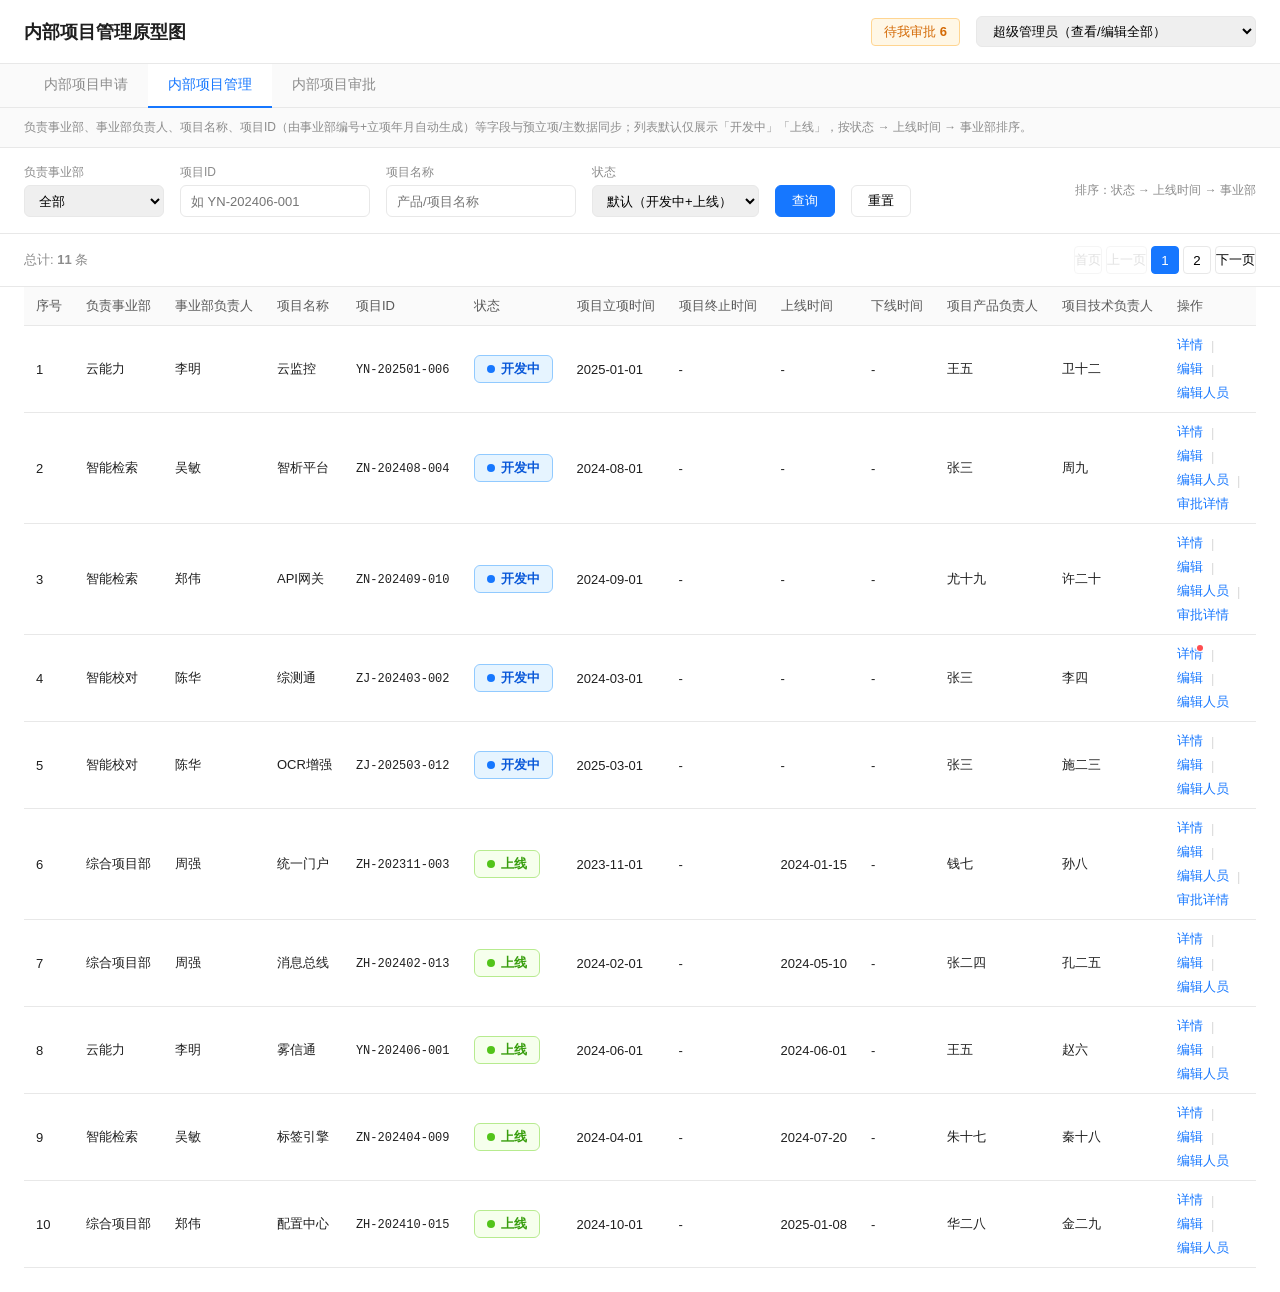
<file: internal-project-management/index.html>
<!DOCTYPE html>
<html lang="zh-CN">
<head>
  <meta charset="UTF-8" />
  <meta name="viewport" content="width=device-width, initial-scale=1.0" />
  <title>内部项目管理原型图</title>
  <link rel="stylesheet" href="css/common.css" />
  <style>
    :root { --primary-hover: #4096ff; }
    .app { max-width: 1600px; margin: 0 auto; background: #fff; min-height: 100vh; box-shadow: 0 0 24px rgba(0,0,0,.06); }
    .header {
      display: flex;
      align-items: center;
      justify-content: space-between;
      padding: 16px 24px;
      border-bottom: 1px solid var(--border);
    }
    .header h1 { font-size: 18px; font-weight: 600; }
    .header-right { display: flex; align-items: center; gap: 16px; }
    .badge-pending {
      background: #fff7e6;
      border: 1px solid #ffd591;
      color: #d46b08;
      padding: 4px 12px;
      border-radius: 4px;
      font-size: 13px;
      cursor: pointer;
    }
    .role-select {
      padding: 6px 12px;
      border: 1px solid var(--border);
      border-radius: 6px;
      min-width: 280px;
      font-size: 13px;
    }
    .sub-tabs {
      display: flex;
      gap: 0;
      padding: 0 24px;
      border-bottom: 1px solid var(--border);
      background: #fafafa;
    }
    .sub-tabs button {
      padding: 12px 20px;
      border: none;
      background: none;
      cursor: pointer;
      font-size: 14px;
      color: var(--text-secondary);
      border-bottom: 2px solid transparent;
      margin-bottom: -1px;
    }
    .sub-tabs button.active {
      color: var(--primary);
      border-bottom-color: var(--primary);
      font-weight: 500;
      background: #fff;
    }
    .hint {
      padding: 10px 24px;
      font-size: 12px;
      color: var(--text-secondary);
      background: #fafafa;
      border-bottom: 1px solid var(--border);
      line-height: 1.6;
    }
    .filters {
      display: flex;
      flex-wrap: wrap;
      align-items: flex-end;
      gap: 12px 16px;
      padding: 16px 24px;
      border-bottom: 1px solid var(--border);
    }
    .field { display: flex; flex-direction: column; gap: 4px; }
    .field label { font-size: 12px; color: var(--text-secondary); }
    .field input, .field select {
      height: 32px;
      padding: 0 10px;
      border: 1px solid var(--border);
      border-radius: 6px;
      min-width: 140px;
      font-size: 13px;
    }
    .field input { min-width: 160px; }
    .btn {
      height: 32px;
      padding: 0 16px;
      border-radius: 6px;
      font-size: 13px;
      cursor: pointer;
      border: 1px solid var(--border);
      background: #fff;
    }
    .btn-primary { background: var(--primary); color: #fff; border-color: var(--primary); }
    .btn-primary:hover { background: var(--primary-hover); }
    .sort-hint {
      margin-left: auto;
      font-size: 12px;
      color: var(--text-secondary);
      align-self: center;
    }
    .toolbar {
      display: flex;
      align-items: center;
      justify-content: space-between;
      padding: 12px 24px;
      border-bottom: 1px solid var(--border);
    }
    .toolbar .total { color: var(--text-secondary); font-size: 13px; }
    .pagination { display: flex; gap: 4px; align-items: center; font-size: 13px; }
    .pagination button {
      min-width: 28px;
      height: 28px;
      border: 1px solid var(--border);
      background: #fff;
      border-radius: 4px;
      cursor: pointer;
    }
    .pagination button.active { background: var(--primary); color: #fff; border-color: var(--primary); }
    .pagination button:disabled { opacity: .4; cursor: not-allowed; }
    .table-wrap { overflow-x: auto; padding: 0 24px 24px; }
    table { width: 100%; border-collapse: collapse; font-size: 13px; }
    th, td {
      padding: 10px 12px;
      text-align: left;
      border-bottom: 1px solid var(--border);
      white-space: nowrap;
    }
    th { background: #fafafa; font-weight: 500; color: #595959; }
    tr:hover td { background: #fafafa; }
    .actions { display: flex; flex-wrap: wrap; align-items: center; gap: 6px 8px; }
    .actions a, .actions button.link {
      background: none;
      border: none;
      color: var(--primary);
      cursor: pointer;
      font-size: 13px;
      padding: 0;
      text-decoration: none;
    }
    .actions a:hover, .actions button.link:hover { text-decoration: underline; }
    .action-sep { color: #d9d9d9; user-select: none; pointer-events: none; }
    .detail-entry.has-dot { position: relative; display: inline-block; padding-right: 8px; }
    .detail-entry.has-dot::after {
      content: "";
      position: absolute;
      top: 0;
      right: 0;
      width: 6px;
      height: 6px;
      background: #ff4d4f;
      border-radius: 50%;
      box-shadow: 0 0 0 1px #fff;
    }
    .actions a.disabled, .actions button.link.disabled {
      color: #bfbfbf;
      cursor: not-allowed;
      text-decoration: none;
    }
    .tab-panel { display: none; }
    .tab-panel.active { display: block; }
    .empty-state {
      padding: 48px;
      text-align: center;
      color: var(--text-secondary);
    }
    .apply-placeholder {
      padding: 40px 24px;
      text-align: center;
      color: var(--text-secondary);
    }
    .apply-placeholder p { margin-top: 8px; font-size: 13px; }
  </style>
</head>
<body>
  <div class="app">
    <header class="header">
      <h1>内部项目管理原型图</h1>
      <div class="header-right">
        <span class="badge-pending" id="pendingBadge" title="切换到内部项目审批">待我审批 <strong id="pendingCount">0</strong></span>
        <select class="role-select" id="roleSelect" aria-label="原型角色"></select>
      </div>
    </header>

    <nav class="sub-tabs" id="subTabs">
      <button type="button" data-tab="apply">内部项目申请</button>
      <button type="button" data-tab="manage" class="active">内部项目管理</button>
      <button type="button" data-tab="approve">内部项目审批</button>
    </nav>

    <div id="panelApply" class="tab-panel">
      <p class="hint">内部项目立项申请列表；审批通过后将进入「内部项目管理」。项目ID 在审批通过后按<strong>事业部编号 + 立项年月</strong>生成。当前角色：<span id="applyRoleHint"></span></p>

      <form class="filters" id="applyFilterForm" onsubmit="return false;">
        <div class="field">
          <label for="afApplyBu">负责事业部</label>
          <select id="afApplyBu"><option value="">全部</option></select>
        </div>
        <div class="field">
          <label for="afApplyName">项目名称</label>
          <input id="afApplyName" type="text" placeholder="产品/项目名称" />
        </div>
        <div class="field">
          <label for="afApplyStatus">申请状态</label>
          <select id="afApplyStatus">
            <option value="default" selected>默认（进行中）</option>
            <option value="draft">待提交</option>
            <option value="reviewing">审核中</option>
            <option value="pending">待我审批</option>
            <option value="done">已通过</option>
            <option value="rejected">已驳回</option>
            <option value="all">全部</option>
          </select>
        </div>
        <button type="button" class="btn btn-primary" id="btnApplySearch">查询</button>
        <button type="button" class="btn" id="btnApplyReset">重置</button>
      </form>

      <div class="toolbar">
        <span class="total">总计: <strong id="applyTotalCount">0</strong> 条</span>
        <div style="display:flex;align-items:center;gap:12px;flex-wrap:wrap">
          <button type="button" class="btn btn-primary" id="btnNewApply">新建申请</button>
          <div class="pagination" id="applyPagination"></div>
        </div>
      </div>

      <div class="table-wrap">
        <table>
          <thead>
            <tr>
              <th>序号</th>
              <th>负责事业部</th>
              <th>事业部负责人</th>
              <th>项目名称</th>
              <th>立项年月</th>
              <th>项目产品负责人</th>
              <th>项目技术负责人</th>
              <th>申请状态</th>
              <th>操作</th>
            </tr>
          </thead>
          <tbody id="applyTableBody"></tbody>
        </table>
      </div>
    </div>

    <div id="panelManage" class="tab-panel active">
      <p class="hint">负责事业部、事业部负责人、项目名称、项目ID（由事业部编号+立项年月自动生成）等字段与预立项/主数据同步；列表默认仅展示「开发中」「上线」，按状态 → 上线时间 → 事业部排序。</p>

      <form class="filters" id="filterForm" onsubmit="return false;">
        <div class="field">
          <label for="fBu">负责事业部</label>
          <select id="fBu"><option value="">全部</option></select>
        </div>
        <div class="field">
          <label for="fProjectId">项目ID</label>
          <input id="fProjectId" type="text" placeholder="如 YN-202406-001" />
        </div>
        <div class="field">
          <label for="fName">项目名称</label>
          <input id="fName" type="text" placeholder="产品/项目名称" />
        </div>
        <div class="field">
          <label for="fStatus">状态</label>
          <select id="fStatus">
            <option value="all">全部</option>
            <option value="default" selected>默认（开发中+上线）</option>
            <option value="开发中">开发中</option>
            <option value="上线">上线</option>
            <option value="下线">下线</option>
          </select>
        </div>
        <button type="button" class="btn btn-primary" id="btnSearch">查询</button>
        <button type="button" class="btn" id="btnReset">重置</button>
        <span class="sort-hint">排序：状态 → 上线时间 → 事业部</span>
      </form>

      <div class="toolbar">
        <span class="total">总计: <strong id="totalCount">0</strong> 条</span>
        <div class="pagination" id="pagination"></div>
      </div>

      <div class="table-wrap">
        <table>
          <thead>
            <tr>
              <th>序号</th>
              <th>负责事业部</th>
              <th>事业部负责人</th>
              <th>项目名称</th>
              <th>项目ID</th>
              <th>状态</th>
              <th>项目立项时间</th>
              <th>项目终止时间</th>
              <th>上线时间</th>
              <th>下线时间</th>
              <th>项目产品负责人</th>
              <th>项目技术负责人</th>
              <th>操作</th>
            </tr>
          </thead>
          <tbody id="tableBody"></tbody>
        </table>
      </div>
    </div>

    <div id="panelApprove" class="tab-panel">
      <p class="hint">默认仅展示<strong>流转到当前角色、待我处理</strong>的审批（不含待填写草稿）；点击「审批详情」查看流程。超级管理层/管理层可筛选已通过、已驳回等历史记录。</p>
      <form class="filters" id="approveFilterForm" onsubmit="return false;">
        <div class="field">
          <label for="afWfStatus">审批状态</label>
          <select id="afWfStatus">
            <option value="default" selected>默认（待我审批）</option>
            <option value="pending">待我审批</option>
            <option value="done">已通过</option>
            <option value="rejected">已驳回</option>
            <option value="all">全部记录</option>
          </select>
        </div>
        <div class="field">
          <label for="afType">申请类型</label>
          <select id="afType">
            <option value="">全部</option>
            <option value="establish">立项申请</option>
            <option value="status">状态变更</option>
            <option value="ownerChange">负责人变更</option>
            <option value="buChange">事业部变更</option>
            <option value="delete">删除申请</option>
          </select>
        </div>
        <div class="field">
          <label for="afName">项目名称 / ID</label>
          <input id="afName" type="text" placeholder="关键词检索" />
        </div>
        <button type="button" class="btn btn-primary" id="btnApproveSearch">查询</button>
        <button type="button" class="btn" id="btnApproveReset">重置</button>
        <span class="sort-hint" id="approveTotalHint"></span>
      </form>
      <div class="table-wrap" style="padding-top:0">
        <table>
          <thead>
            <tr>
              <th>序号</th>
              <th>项目名称</th>
              <th>项目ID</th>
              <th>申请类型</th>
              <th>状态</th>
              <th>操作</th>
            </tr>
          </thead>
          <tbody id="approveBody"></tbody>
        </table>
      </div>
    </div>
  </div>

  <div class="toast" id="toast"></div>

  <div class="modal-overlay" id="modal">
    <div class="modal">
      <div class="modal-header">
        <span id="modalTitle">标题</span>
        <button type="button" class="modal-close" id="modalClose" aria-label="关闭">&times;</button>
      </div>
      <div class="modal-body" id="modalBody"></div>
      <div class="modal-footer" id="modalFooter"></div>
    </div>
  </div>

  <div class="modal-overlay confirm-modal" id="confirmModal">
    <div class="modal">
      <div class="modal-header"><span id="confirmTitle">请确认</span></div>
      <div class="modal-body"><div id="confirmMessage"></div></div>
      <div class="modal-footer" style="padding:12px 20px;border-top:1px solid #e8e8e8;display:flex;justify-content:flex-end;gap:8px">
        <button type="button" class="btn" id="confirmCancel">取消</button>
        <button type="button" class="btn btn-primary" id="confirmOk">确认</button>
      </div>
    </div>
  </div>

  <script src="js/store.js?v=4"></script>
  <script src="js/approval.js?v=4"></script>
  <script src="js/project-edit.js?v=4"></script>
  <script src="js/list.js?v=4"></script>
</body>
</html>
</file>
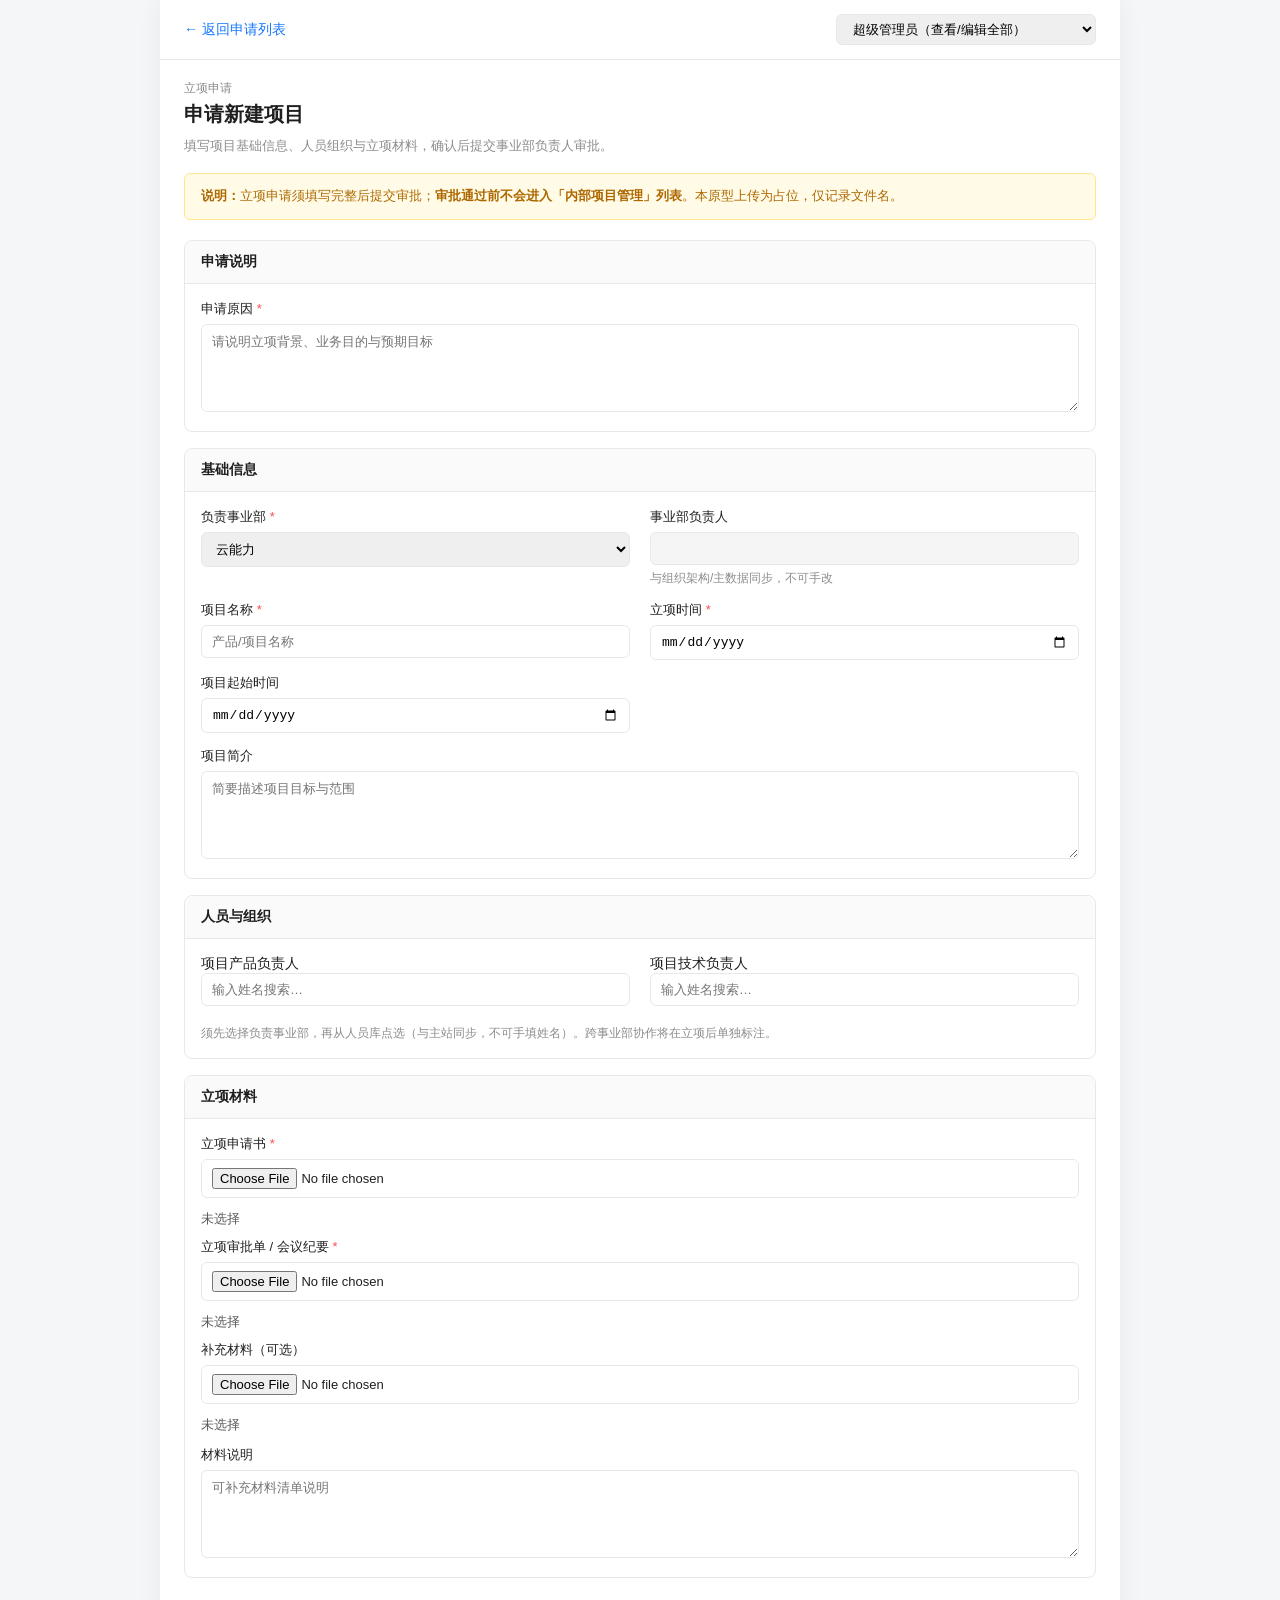
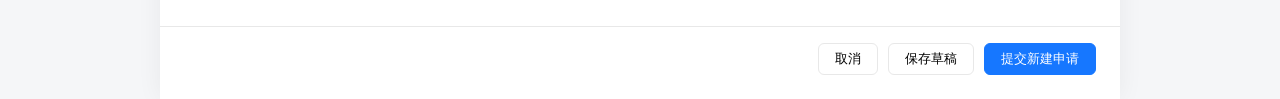
<file: internal-project-management/apply-form.html>
<!DOCTYPE html>
<html lang="zh-CN">
<head>
  <meta charset="UTF-8" />
  <meta name="viewport" content="width=device-width, initial-scale=1.0" />
  <title>申请新建项目 — 内部项目管理原型图</title>
  <link rel="stylesheet" href="css/common.css" />
  <link rel="stylesheet" href="css/apply-form.css" />
</head>
<body>
  <div class="apply-form-app" id="applyFormRoot">
    <header class="apply-form-topbar">
      <a href="index.html#apply" id="btnBackApply">← 返回申请列表</a>
      <select class="role-select" id="roleSelect" aria-label="原型角色" style="padding:6px 12px;border:1px solid var(--border);border-radius:6px;min-width:260px;font-size:13px"></select>
    </header>
    <div class="apply-form-head">
      <div class="eyebrow">立项申请</div>
      <h2 id="pageTitle">申请新建项目</h2>
      <p class="lead" id="pageLead">填写项目基础信息、人员组织与立项材料，确认后提交事业部负责人审批。</p>
    </div>
    <main class="apply-form-body" id="applyFormMain"></main>
    <footer class="apply-form-footer" id="applyFormFooter"></footer>
  </div>
  <div class="toast" id="toast"></div>
  <div class="modal-overlay confirm-modal" id="confirmModal">
    <div class="modal">
      <div class="modal-header"><span id="confirmTitle">请确认</span></div>
      <div class="modal-body"><div id="confirmMessage"></div></div>
      <div class="modal-footer" style="padding:12px 20px;border-top:1px solid #e8e8e8;display:flex;justify-content:flex-end;gap:8px">
        <button type="button" class="btn" id="confirmCancel">取消</button>
        <button type="button" class="btn btn-primary" id="confirmOk">确认</button>
      </div>
    </div>
  </div>
  <script src="js/store.js?v=4"></script>
  <script src="js/approval.js?v=4"></script>
  <script src="js/project-edit.js?v=4"></script>
  <script src="js/apply-form.js?v=4"></script>
</body>
</html>
</file>
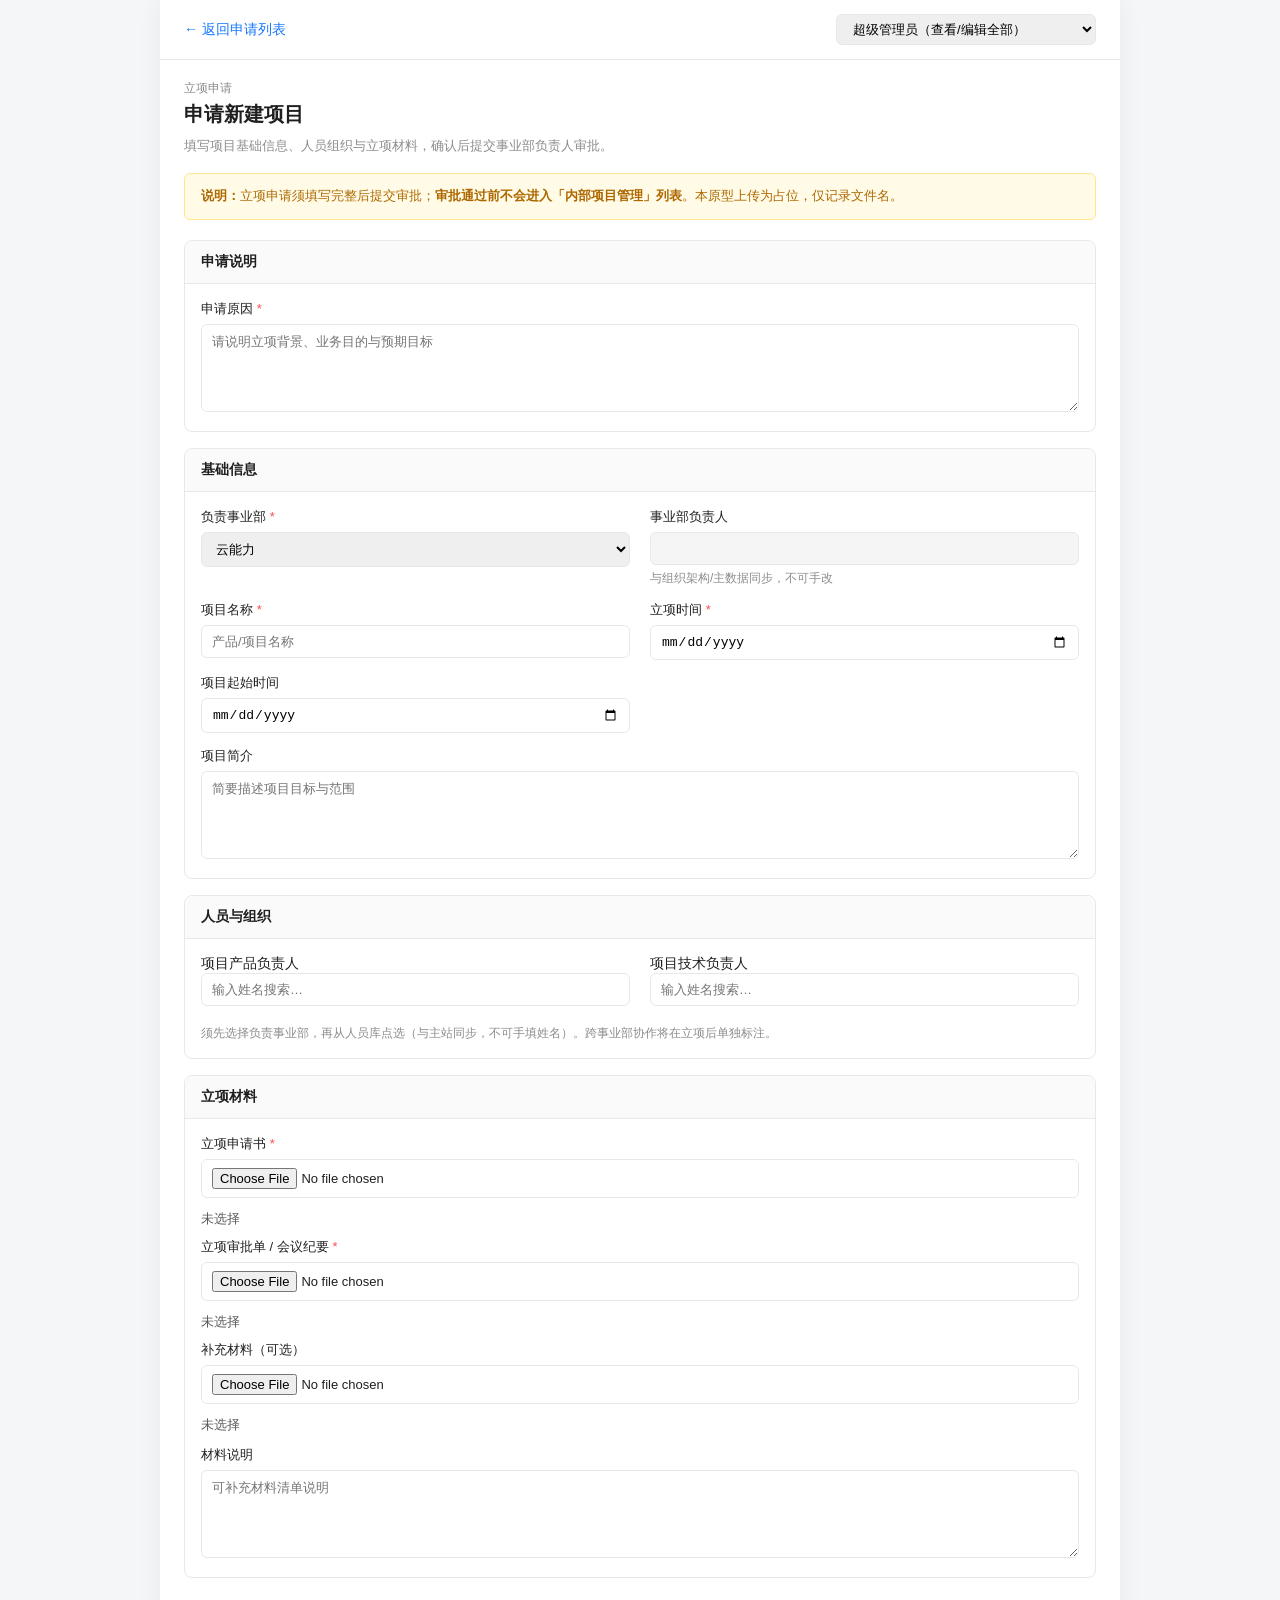
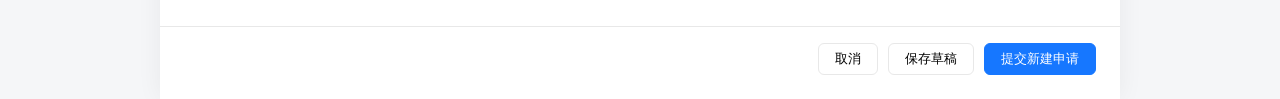
<file: internal-project-management/apply-view.html>
<!DOCTYPE html>
<html lang="zh-CN">
<head>
  <meta charset="UTF-8" />
  <meta name="viewport" content="width=device-width, initial-scale=1.0" />
  <title>查看立项申请 — 内部项目管理原型图</title>
  <link rel="stylesheet" href="css/common.css" />
  <link rel="stylesheet" href="css/apply-form.css" />
</head>
<body class="apply-view">
  <div class="apply-form-app" id="applyFormRoot">
    <header class="apply-form-topbar">
      <a href="index.html#apply" id="btnBackApply">← 返回申请列表</a>
      <span id="viewStatusBadge"></span>
    </header>
    <div class="apply-form-head">
      <div class="eyebrow">立项申请</div>
      <h2 id="pageTitle">查看立项申请</h2>
      <p class="lead" id="pageLead">审批通过前仅展示本申请表单；通过后将进入内部项目管理并开放详情 Tab。</p>
    </div>
    <main class="apply-form-body" id="applyFormMain"></main>
    <footer class="apply-form-footer" id="applyFormFooter"></footer>
  </div>
  <div class="toast" id="toast"></div>
  <script src="js/store.js?v=4"></script>
  <script src="js/approval.js?v=4"></script>
  <script src="js/apply-form.js?v=4"></script>
</body>
</html>
</file>
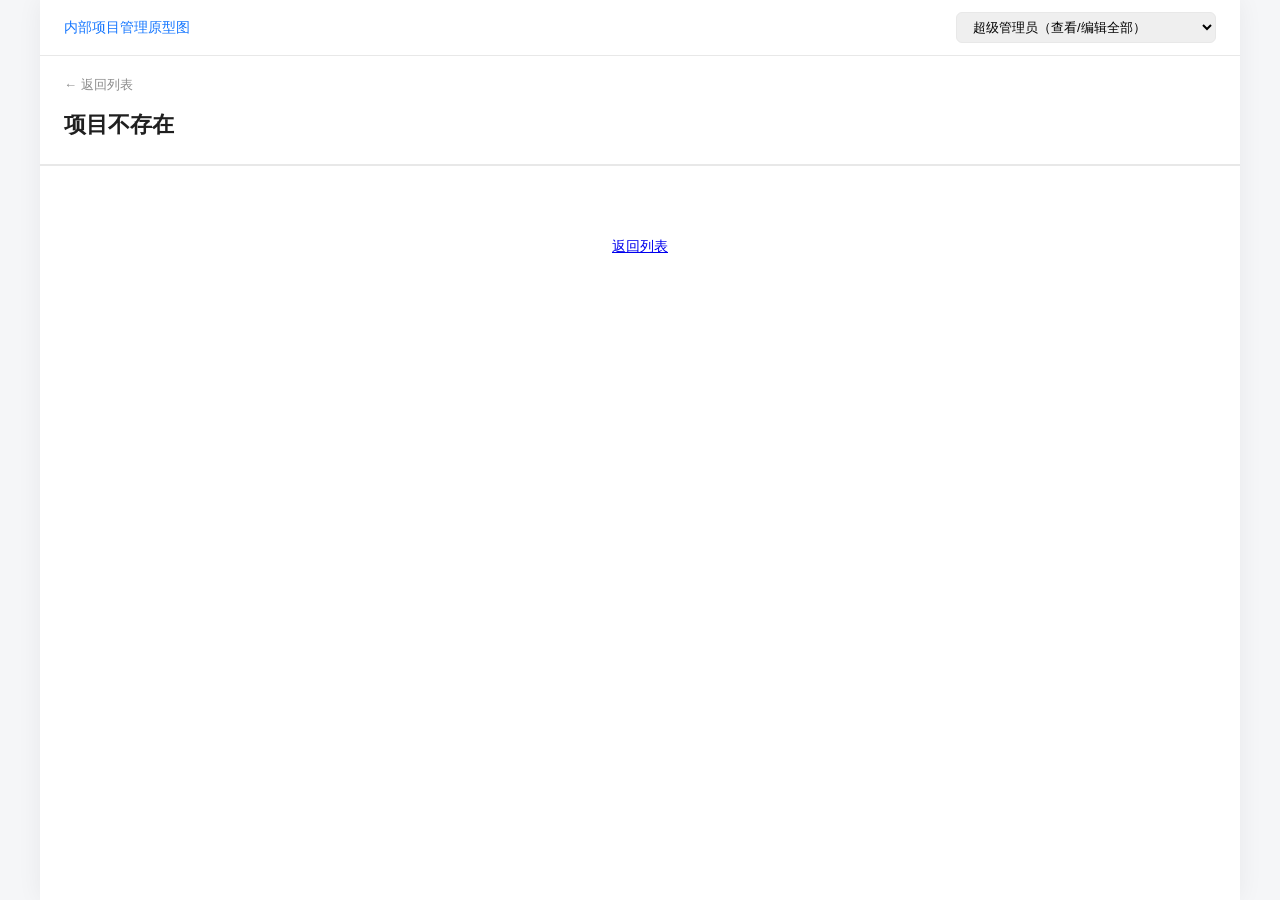
<file: internal-project-management/detail.html>
<!DOCTYPE html>
<html lang="zh-CN">
<head>
  <meta charset="UTF-8" />
  <meta name="viewport" content="width=device-width, initial-scale=1.0" />
  <title>项目详情 — 内部项目管理原型图</title>
  <link rel="stylesheet" href="css/common.css" />
  <link rel="stylesheet" href="css/detail.css" />
</head>
<body>
  <div class="detail-app" id="detailRoot">
    <div class="app-inner">
      <!-- [公共] 顶栏 -->
      <header class="detail-topbar">
        <div class="brand">
          <a href="index.html">内部项目管理原型图</a>
        </div>
        <select class="role-select" id="roleSelect" aria-label="原型角色" style="padding:6px 12px;border:1px solid var(--border);border-radius:6px;min-width:260px;font-size:13px"></select>
      </header>

      <!-- [公共] 返回 + 页头 -->
      <div class="detail-pagehead">
        <div class="back-row">
          <button type="button" class="btn-back" id="btnBack">← 返回列表</button>
        </div>
        <div class="pagehead-main">
          <div>
            <h2 id="pageheadTitle">加载中…</h2>
            <div class="pagehead-meta" id="pageheadMeta"></div>
          </div>
          <div class="pagehead-actions" id="pageheadActions"></div>
        </div>
      </div>

      <!-- [公共] Tab（申请模式隐藏） -->
      <nav class="detail-tabs" id="detailTabsWrap">
        <div id="detailTabs"></div>
      </nav>

      <!-- Tab 内容 / 申请表单 -->
      <main class="detail-content" id="detailContent"></main>
    </div>
  </div>

  <!-- [公共] 弹窗 -->
  <div class="modal-overlay" id="modal">
    <div class="modal">
      <div class="modal-header">
        <span id="modalTitle">标题</span>
        <button type="button" class="modal-close" id="modalClose" aria-label="关闭">&times;</button>
      </div>
      <div class="modal-body" id="modalBody"></div>
      <div class="modal-footer" id="modalFooter"></div>
    </div>
  </div>
  <div class="toast" id="toast"></div>

  <div class="modal-overlay confirm-modal" id="confirmModal">
    <div class="modal">
      <div class="modal-header"><span id="confirmTitle">请确认</span></div>
      <div class="modal-body"><div id="confirmMessage"></div></div>
      <div class="modal-footer" style="padding:12px 20px;border-top:1px solid var(--border);display:flex;justify-content:flex-end;gap:8px">
        <button type="button" class="btn" id="confirmCancel">取消</button>
        <button type="button" class="btn btn-primary" id="confirmOk">确认</button>
      </div>
    </div>
  </div>

  <div class="modal-overlay flow-modal" id="flowModal">
    <div class="modal">
      <div class="modal-header">
        <span id="flowModalTitle">审批流程</span>
        <button type="button" class="modal-close" id="flowFlowClose" aria-label="关闭">&times;</button>
      </div>
      <div class="modal-body" id="flowModalBody"></div>
      <div class="modal-footer" style="padding:12px 20px;border-top:1px solid var(--border);display:flex;justify-content:flex-end">
        <button type="button" class="btn" id="flowModalOk">关闭</button>
      </div>
    </div>
  </div>

  <script src="js/store.js?v=4"></script>
  <script src="js/approval.js?v=4"></script>
  <script src="js/project-edit.js?v=4"></script>
  <script src="js/detail.js?v=4"></script>
</body>
</html>
</file>
<file: internal-project-management/css/common.css>
:root {
  --primary: #1677ff;
  --primary-hover: #4096ff;
  --border: #e8e8e8;
  --bg: #f5f6f8;
  --text: #1f1f1f;
  --text-secondary: #8c8c8c;
  --status-online: #52c41a;
  --status-dev: #1677ff;
  --status-offline: #8c8c8c;
}
* { box-sizing: border-box; margin: 0; padding: 0; }
body {
  font-family: -apple-system, BlinkMacSystemFont, "Segoe UI", "PingFang SC", "Microsoft YaHei", sans-serif;
  font-size: 14px;
  color: var(--text);
  background: var(--bg);
  min-height: 100vh;
}
.btn {
  height: 32px;
  padding: 0 16px;
  border-radius: 6px;
  font-size: 13px;
  cursor: pointer;
  border: 1px solid var(--border);
  background: #fff;
  display: inline-flex;
  align-items: center;
  justify-content: center;
}
.btn-primary { background: var(--primary); color: #fff; border-color: var(--primary); }
.btn-primary:hover { background: var(--primary-hover); }
.btn:disabled { opacity: .45; cursor: not-allowed; }
.btn-danger { color: #ff4d4f; border-color: #ffccc7; }
.btn-danger:hover { background: #fff2f0; }
.status-badge {
  display: inline-flex;
  align-items: center;
  gap: 6px;
  padding: 4px 12px;
  border-radius: 6px;
  font-weight: 600;
  font-size: 13px;
}
.status-badge::before { content: ""; width: 8px; height: 8px; border-radius: 50%; }
.status-online { background: #f6ffed; color: #389e0d; border: 1px solid #b7eb8f; }
.status-online::before { background: var(--status-online); }
.status-dev { background: #e6f4ff; color: #0958d9; border: 1px solid #91caff; }
.status-dev::before { background: var(--status-dev); }
.status-offline { background: #f5f5f5; color: #595959; border: 1px solid #d9d9d9; }
.status-offline::before { background: var(--status-offline); }
.action-tag { font-size: 11px; padding: 1px 6px; border-radius: 3px; white-space: nowrap; }
.tag-warn { background: #fff7e6; color: #d46b08; border: 1px solid #ffd591; }
.tag-danger { background: #fff2f0; color: #cf1322; border: 1px solid #ffccc7; }
.modal-overlay {
  display: none;
  position: fixed;
  inset: 0;
  background: rgba(0,0,0,.45);
  z-index: 1000;
  align-items: center;
  justify-content: center;
  padding: 24px;
  pointer-events: none;
}
.modal-overlay.show { display: flex; pointer-events: auto; }
#modal.modal-overlay.show { z-index: 1100; }
.confirm-modal.show { z-index: 1200; }
.modal {
  background: #fff;
  border-radius: 8px;
  width: 480px;
  max-width: 100%;
  max-height: 85vh;
  overflow: hidden;
  display: flex;
  flex-direction: column;
  box-shadow: 0 6px 24px rgba(0,0,0,.15);
}
.modal-header {
  padding: 16px 20px;
  border-bottom: 1px solid var(--border);
  font-weight: 600;
  display: flex;
  justify-content: space-between;
  align-items: center;
  flex-shrink: 0;
}
.modal-close { background: none; border: none; font-size: 20px; cursor: pointer; color: #8c8c8c; }
.modal-body { padding: 20px; overflow-y: auto; flex: 1; }
.modal-footer {
  padding: 12px 20px;
  border-top: 1px solid var(--border);
  display: flex;
  justify-content: flex-end;
  gap: 8px;
  flex-shrink: 0;
}
.modal-footer.hidden { display: none; }
.modal-overlay.wide .modal { width: 560px; }
.modal-overlay.large .modal { width: 640px; }
.modal-body .form-field { margin-bottom: 14px; }
.modal-body .form-field label { display: block; font-size: 13px; margin-bottom: 6px; font-weight: 500; }
.modal-body .form-field input,
.modal-body .form-field textarea,
.modal-body .form-field select {
  width: 100%;
  padding: 8px 10px;
  border: 1px solid var(--border);
  border-radius: 6px;
  font-size: 13px;
}
.modal-body .form-field textarea { min-height: 80px; resize: vertical; }
.field-hint { display: block; font-size: 12px; color: #8c8c8c; margin-bottom: 6px; }
.form-section-title { font-size: 14px; font-weight: 600; margin: 0 0 12px; color: #262626; }

/* 人员搜索选择器 */
.people-picker { position: relative; }
.people-picker-input {
  width: 100%;
  padding: 8px 10px;
  border: 1px solid var(--border);
  border-radius: 6px;
  font-size: 13px;
}
.people-picker-list {
  display: none;
  position: absolute;
  left: 0;
  right: 0;
  top: 100%;
  margin: 4px 0 0;
  padding: 4px 0;
  max-height: 200px;
  overflow-y: auto;
  background: #fff;
  border: 1px solid var(--border);
  border-radius: 6px;
  box-shadow: 0 4px 12px rgba(0,0,0,.1);
  list-style: none;
  z-index: 10;
}
.people-picker-list.open { display: block; }
.people-picker-list li {
  padding: 8px 12px;
  font-size: 13px;
  cursor: pointer;
}
.people-picker-list li:hover,
.people-picker-list li:focus { background: #e6f4ff; color: #0958d9; }
.people-picker-list .people-picker-empty { color: #8c8c8c; cursor: default; }
.people-picker-list .people-picker-empty:hover { background: transparent; color: #8c8c8c; }
.people-picker-add { margin-top: 10px; }

.member-chip-list {
  display: flex;
  flex-wrap: wrap;
  gap: 8px;
  min-height: 32px;
  margin-bottom: 4px;
}
.member-chips-empty { font-size: 12px; color: #8c8c8c; }
.member-chip {
  display: inline-flex;
  align-items: center;
  gap: 4px;
  padding: 4px 8px 4px 10px;
  background: #f0f5ff;
  border: 1px solid #adc6ff;
  border-radius: 4px;
  font-size: 13px;
}
.member-chip-remove {
  border: none;
  background: none;
  color: #8c8c8c;
  cursor: pointer;
  font-size: 16px;
  line-height: 1;
  padding: 0 2px;
}
.member-chip-remove:hover { color: #ff4d4f; }
.member-chip-bu {
  font-size: 11px;
  color: #8c8c8c;
  margin-left: 2px;
}
.people-picker-bu {
  float: right;
  font-size: 12px;
  color: #8c8c8c;
  margin-left: 8px;
}
.cross-members-readonly { margin-top: 16px; padding-top: 12px; border-top: 1px dashed var(--border); }
.cross-members-readonly .member-tags { display: flex; flex-wrap: wrap; gap: 6px; margin-top: 8px; }
.edit-form-grid {
  display: grid;
  grid-template-columns: 1fr 1fr;
  gap: 12px 16px;
}
.edit-form-grid .form-field.full { grid-column: 1 / -1; }
.bu-change-reason.hidden,
.change-approval-reason.hidden { display: none; }
@media (max-width: 560px) {
  .edit-form-grid { grid-template-columns: 1fr; }
}

.cross-members-readonly .member-tag {
  font-size: 12px;
  padding: 2px 8px;
  border-radius: 4px;
  background: #fff7e6;
  border: 1px solid #ffd591;
  color: #d46b08;
}
.toast {
  position: fixed;
  bottom: 24px;
  left: 50%;
  transform: translateX(-50%);
  background: rgba(0,0,0,.78);
  color: #fff;
  padding: 10px 20px;
  border-radius: 6px;
  font-size: 13px;
  z-index: 2000;
  opacity: 0;
  transition: opacity .2s;
  pointer-events: none;
}
.toast.show { opacity: 1; }

/* 审批流程状态 */
.wf-status {
  display: inline-block;
  padding: 2px 10px;
  border-radius: 4px;
  font-size: 12px;
  font-weight: 500;
  cursor: inherit;
}
button.link.wf-status-btn { border: none; background: none; padding: 0; cursor: pointer; }
button.link.wf-status-btn:hover .wf-status { opacity: 0.85; text-decoration: underline; }
.wf-draft { background: #fff7e6; color: #d46b08; border: 1px solid #ffd591; }
.wf-pending { background: #fff2f0; color: #cf1322; border: 1px solid #ffccc7; }
.wf-reviewing { background: #e6f4ff; color: #0958d9; border: 1px solid #91caff; }
.wf-done { background: #f6ffed; color: #389e0d; border: 1px solid #b7eb8f; }
.wf-rejected { background: #f5f5f5; color: #595959; border: 1px solid #d9d9d9; }
.wf-hint { font-size: 12px; color: #8c8c8c; margin-top: 4px; max-width: 280px; }

.wf-chart-title { font-weight: 600; margin-bottom: 8px; }
.wf-chart-meta { font-size: 12px; color: #8c8c8c; display: flex; gap: 16px; margin-bottom: 20px; }
.wf-steps {
  display: flex;
  flex-direction: row;
  align-items: flex-start;
  gap: 0;
  padding: 8px 0 4px;
  overflow-x: auto;
}
.wf-step {
  flex: 1;
  min-width: 140px;
  display: flex;
  flex-direction: column;
  align-items: center;
  text-align: center;
  padding: 0 20px;
  position: relative;
}
.wf-step:not(:last-child)::after {
  content: "";
  position: absolute;
  top: 14px;
  left: calc(50% + 18px);
  width: calc(100% - 36px);
  height: 2px;
  background: #e8e8e8;
  z-index: 0;
}
.wf-step.done:not(:last-child)::after { background: #91caff; }
.wf-step-icon {
  width: 28px;
  height: 28px;
  border-radius: 50%;
  border: 2px solid #d9d9d9;
  display: flex;
  align-items: center;
  justify-content: center;
  font-size: 12px;
  background: #fff;
  flex-shrink: 0;
  z-index: 1;
  margin-bottom: 10px;
}
.wf-step.done .wf-step-icon { background: #1677ff; border-color: #1677ff; color: #fff; }
.wf-step.active .wf-step-icon { border-color: #1677ff; color: #1677ff; box-shadow: 0 0 0 3px #e6f4ff; }
.wf-step.rejected .wf-step-icon { border-color: #ff4d4f; color: #ff4d4f; }
.wf-step-body { width: 100%; }
.wf-step-label { font-weight: 500; font-size: 13px; }
.wf-step-assignee { font-size: 12px; color: #8c8c8c; margin-top: 2px; }
.wf-step-status { font-size: 12px; margin-top: 6px; }
.wf-step-tag { font-size: 11px; padding: 1px 6px; border-radius: 3px; margin-left: 6px; }
.wf-step-tag.pending { background: #fff2f0; color: #cf1322; }
.wf-step-tag.reviewing { background: #e6f4ff; color: #0958d9; }
.wf-step-time { font-size: 11px; color: #bfbfbf; margin-top: 2px; }
.wf-files { margin-top: 20px; padding-top: 16px; border-top: 1px solid #e8e8e8; }
.wf-files-title { font-size: 13px; font-weight: 500; margin-bottom: 10px; }
.wf-file-item {
  display: flex;
  align-items: center;
  gap: 10px;
  padding: 8px 12px;
  background: #fafafa;
  border-radius: 6px;
  margin-bottom: 6px;
  font-size: 13px;
}
.wf-file-size { color: #8c8c8c; font-size: 12px; flex: 1; }

.confirm-modal .modal { width: 420px; }
.confirm-modal .modal-body p { font-size: 14px; line-height: 1.6; }
.flow-modal .modal { width: 560px; }

/* 审批列表内嵌进度 */
#panelApprove table th.col-progress,
#panelApprove table td.col-progress {
  min-width: 320px;
  max-width: 480px;
  white-space: normal;
}
.wf-inline {
  display: flex;
  flex-wrap: wrap;
  align-items: center;
  gap: 2px 0;
  font-size: 12px;
  line-height: 1.4;
}
.wf-inline-arrow {
  display: inline-block;
  width: 14px;
  height: 1px;
  background: #d9d9d9;
  margin: 0 4px;
  position: relative;
  flex-shrink: 0;
}
.wf-inline-arrow::after {
  content: "";
  position: absolute;
  right: 0;
  top: -3px;
  border: 4px solid transparent;
  border-left-color: #d9d9d9;
}
.wf-inline-step {
  display: inline-flex;
  flex-direction: column;
  align-items: center;
  padding: 4px 8px;
  border-radius: 6px;
  border: 1px solid #e8e8e8;
  background: #fafafa;
  min-width: 72px;
  position: relative;
}
.wf-inline-step .wf-inline-label { font-weight: 500; color: #595959; font-size: 11px; }
.wf-inline-step .wf-inline-sub { font-size: 10px; color: #8c8c8c; margin-top: 2px; max-width: 88px; overflow: hidden; text-overflow: ellipsis; white-space: nowrap; }
.wf-inline-step.done { background: #f6ffed; border-color: #b7eb8f; }
.wf-inline-step.done .wf-inline-label { color: #389e0d; }
.wf-inline-step.done::before { content: "✓"; position: absolute; top: -6px; right: -4px; font-size: 10px; color: #52c41a; background: #fff; border-radius: 50%; width: 14px; height: 14px; line-height: 14px; text-align: center; }
.wf-inline-step.active { background: #e6f4ff; border-color: #91caff; box-shadow: 0 0 0 2px rgba(22,119,255,.12); }
.wf-inline-step.active .wf-inline-label { color: #0958d9; }
.wf-inline-step.wait { opacity: 0.75; }
.wf-inline-step.rejected { background: #fff2f0; border-color: #ffccc7; }
.wf-inline-step.rejected .wf-inline-label { color: #cf1322; }
.wf-inline-tag {
  font-style: normal;
  font-size: 10px;
  padding: 0 4px;
  border-radius: 2px;
  margin-top: 3px;
  background: #fff7e6;
  color: #d46b08;
}
.wf-inline-step.active .wf-inline-tag { background: #fff2f0; color: #cf1322; }
.wf-inline-files {
  flex: 1 1 100%;
  margin-top: 6px;
}
.btn-view-file-inline {
  font-size: 12px;
  padding: 0;
}
</file>
<file: internal-project-management/css/apply-form.css>
.apply-form-app {
  max-width: 960px;
  margin: 0 auto;
  background: #fff;
  min-height: 100vh;
  box-shadow: 0 0 24px rgba(0, 0, 0, 0.06);
}
.apply-form-topbar {
  display: flex;
  align-items: center;
  justify-content: space-between;
  padding: 14px 24px;
  border-bottom: 1px solid var(--border);
}
.apply-form-topbar a { color: var(--primary); font-size: 14px; text-decoration: none; }
.apply-form-topbar a:hover { text-decoration: underline; }
.apply-form-head {
  padding: 20px 24px 0;
}
.apply-form-head .eyebrow {
  font-size: 12px;
  color: var(--text-secondary);
  margin-bottom: 4px;
}
.apply-form-head h2 {
  font-size: 20px;
  font-weight: 600;
  margin-bottom: 8px;
}
.apply-form-head .lead {
  font-size: 13px;
  color: var(--text-secondary);
  line-height: 1.6;
}
.apply-form-body {
  padding: 16px 24px 32px;
}
.apply-alert {
  padding: 12px 16px;
  border-radius: 6px;
  font-size: 13px;
  line-height: 1.6;
  margin-bottom: 20px;
}
.apply-alert.warn {
  background: #fffbe6;
  border: 1px solid #ffe58f;
  color: #ad6800;
}
.apply-section {
  border: 1px solid var(--border);
  border-radius: 8px;
  margin-bottom: 16px;
  overflow: hidden;
}
.apply-section-title {
  padding: 12px 16px;
  background: #fafafa;
  border-bottom: 1px solid var(--border);
  font-size: 14px;
  font-weight: 600;
}
.apply-section-body {
  padding: 16px;
}
.apply-grid {
  display: grid;
  grid-template-columns: 1fr 1fr;
  gap: 14px 20px;
}
.apply-grid .full { grid-column: 1 / -1; }
.apply-field label {
  display: block;
  font-size: 13px;
  margin-bottom: 6px;
  font-weight: 500;
}
.apply-field input,
.apply-field select,
.apply-field textarea {
  width: 100%;
  padding: 8px 10px;
  border: 1px solid var(--border);
  border-radius: 6px;
  font-size: 13px;
}
.apply-field textarea { min-height: 88px; resize: vertical; }
.apply-field input:disabled,
.apply-field select:disabled {
  background: #f5f5f5;
  color: #595959;
}
.apply-field .hint {
  font-size: 12px;
  color: #8c8c8c;
  margin-top: 4px;
  line-height: 1.5;
}
.apply-field .req { color: #ff4d4f; }
.file-row {
  display: flex;
  align-items: center;
  gap: 12px;
  flex-wrap: wrap;
  margin-bottom: 10px;
}
.file-row .file-name {
  font-size: 13px;
  color: #595959;
}
.apply-view .apply-field input,
.apply-view .apply-field select,
.apply-view .apply-field textarea {
  border: none;
  background: transparent;
  padding: 0;
  pointer-events: none;
}
.apply-view .people-picker-list { display: none !important; }
.apply-form-footer {
  display: flex;
  justify-content: flex-end;
  gap: 10px;
  padding: 16px 24px 24px;
  border-top: 1px solid var(--border);
}
.apply-status-text {
  display: inline-block;
  font-size: 13px;
  font-weight: 500;
}
.apply-status-draft { color: #d46b08; }
.apply-status-reviewing { color: #0958d9; }
.apply-status-pending { color: #cf1322; }
.apply-status-done { color: #389e0d; }
.apply-status-rejected { color: #595959; }

@media (max-width: 720px) {
  .apply-grid { grid-template-columns: 1fr; }
}
</file>
<file: internal-project-management/css/detail.css>
/* 项目详情页 */
.detail-app { min-height: 100vh; background: var(--bg); }
.detail-app .app-inner { max-width: 1200px; margin: 0 auto; background: #fff; min-height: 100vh; box-shadow: 0 0 24px rgba(0,0,0,.06); }

.detail-topbar {
  display: flex;
  align-items: center;
  justify-content: space-between;
  padding: 12px 24px;
  border-bottom: 1px solid var(--border);
  background: #fff;
  position: sticky;
  top: 0;
  z-index: 100;
}
.detail-topbar .brand { font-size: 14px; color: var(--text-secondary); }
.detail-topbar .brand a { color: var(--primary); text-decoration: none; }
.detail-topbar .brand a:hover { text-decoration: underline; }

.detail-pagehead {
  padding: 20px 24px 0;
  border-bottom: 1px solid var(--border);
}
.detail-pagehead .back-row { margin-bottom: 12px; }
.btn-back {
  display: inline-flex;
  align-items: center;
  gap: 6px;
  background: none;
  border: none;
  color: var(--text-secondary);
  cursor: pointer;
  font-size: 13px;
  padding: 0;
}
.btn-back:hover { color: var(--primary); }
.pagehead-main { display: flex; align-items: flex-start; justify-content: space-between; gap: 16px; flex-wrap: wrap; padding-bottom: 16px; }
.pagehead-main h2 { font-size: 22px; font-weight: 600; margin: 4px 0 8px; }
.pagehead-meta { display: flex; flex-wrap: wrap; gap: 12px 20px; font-size: 13px; color: var(--text-secondary); }
.pagehead-meta code { font-size: 12px; background: #f5f5f5; padding: 2px 8px; border-radius: 4px; }
.pagehead-actions { display: flex; gap: 8px; flex-wrap: wrap; align-items: center; }

.detail-tabs {
  display: flex;
  padding: 0 24px;
  gap: 0;
  border-bottom: 1px solid var(--border);
  background: #fafafa;
}
.detail-tabs button {
  padding: 12px 20px;
  border: none;
  background: none;
  cursor: pointer;
  font-size: 14px;
  color: var(--text-secondary);
  border-bottom: 2px solid transparent;
  margin-bottom: -1px;
}
.detail-tabs button.active {
  color: var(--primary);
  border-bottom-color: var(--primary);
  font-weight: 500;
  background: #fff;
}
.detail-tabs button .tab-badge {
  display: inline-block;
  margin-left: 6px;
  min-width: 18px;
  height: 18px;
  line-height: 18px;
  padding: 0 5px;
  font-size: 11px;
  background: #ff4d4f;
  color: #fff;
  border-radius: 9px;
  vertical-align: middle;
}

.detail-content { padding: 24px; }
.detail-section { margin-bottom: 28px; }
.detail-section:last-child { margin-bottom: 0; }
.section-head {
  display: flex;
  align-items: center;
  justify-content: space-between;
  margin-bottom: 14px;
}
.section-head h3 { font-size: 15px; font-weight: 600; }
.section-head .sub { font-size: 12px; color: var(--text-secondary); font-weight: normal; margin-left: 8px; }

.info-grid {
  display: grid;
  grid-template-columns: repeat(auto-fill, minmax(220px, 1fr));
  gap: 12px 20px;
  padding: 16px;
  background: #fafafa;
  border: 1px solid var(--border);
  border-radius: 8px;
}
.info-item label { display: block; font-size: 12px; color: var(--text-secondary); margin-bottom: 4px; }
.info-item .val { font-size: 14px; word-break: break-all; }

.timeline {
  display: flex;
  align-items: flex-start;
  justify-content: space-between;
  padding: 8px 0 24px;
  position: relative;
}
.timeline::before {
  content: "";
  position: absolute;
  top: 14px;
  left: 8%;
  right: 8%;
  height: 2px;
  background: var(--border);
  z-index: 0;
}
.timeline-node {
  flex: 1;
  text-align: center;
  position: relative;
  z-index: 1;
  padding: 0 8px;
}
.timeline-dot {
  width: 28px;
  height: 28px;
  border-radius: 50%;
  margin: 0 auto 10px;
  display: flex;
  align-items: center;
  justify-content: center;
  font-size: 12px;
  font-weight: 600;
  border: 2px solid var(--border);
  background: #fff;
  color: var(--text-secondary);
}
.timeline-node.done .timeline-dot {
  background: var(--primary);
  border-color: var(--primary);
  color: #fff;
}
.timeline-node.current .timeline-dot {
  border-color: var(--primary);
  color: var(--primary);
  box-shadow: 0 0 0 3px #e6f4ff;
}
.timeline-node .tl-label { font-weight: 500; font-size: 13px; }
.timeline-node .tl-date { font-size: 12px; color: var(--text-secondary); margin-top: 4px; }
.timeline-node .tl-desc { font-size: 11px; color: var(--text-secondary); margin-top: 2px; }

.activity-toolbar {
  display: flex;
  gap: 12px;
  margin-bottom: 12px;
  flex-wrap: wrap;
}
.activity-list { border: 1px solid var(--border); border-radius: 8px; overflow: hidden; }
.activity-item { border-bottom: 1px solid var(--border); }
.activity-item:last-child { border-bottom: none; }
.activity-item summary {
  padding: 12px 16px;
  cursor: pointer;
  list-style: none;
  display: flex;
  align-items: center;
  gap: 12px;
  font-size: 13px;
}
.activity-item summary::-webkit-details-marker { display: none; }
.activity-item summary:hover { background: #fafafa; }
.activity-type {
  font-size: 11px;
  padding: 2px 8px;
  border-radius: 4px;
  background: #f0f0f0;
  color: #595959;
  flex-shrink: 0;
}
.activity-type.type-status { background: #e6f4ff; color: #0958d9; }
.activity-type.type-approval { background: #fff7e6; color: #d46b08; }
.activity-type.type-sync { background: #f6ffed; color: #389e0d; }
.activity-summary { flex: 1; }
.activity-time { color: var(--text-secondary); font-size: 12px; flex-shrink: 0; }
.activity-changes {
  padding: 0 16px 12px 56px;
  font-size: 12px;
}
.change-table { width: 100%; border-collapse: collapse; }
.change-table th, .change-table td {
  padding: 6px 10px;
  border: 1px solid var(--border);
  text-align: left;
}
.change-table th { background: #fafafa; font-weight: 500; }

.people-cards {
  display: grid;
  grid-template-columns: repeat(auto-fill, minmax(200px, 1fr));
  gap: 14px;
}
.people-card {
  border: 1px solid var(--border);
  border-radius: 8px;
  padding: 14px;
  background: #fff;
}
.people-card .card-role {
  font-size: 12px;
  color: var(--text-secondary);
  margin-bottom: 8px;
}
.people-card .card-name {
  font-size: 16px;
  font-weight: 600;
}
.people-card .card-extra {
  font-size: 12px;
  color: var(--text-secondary);
  margin-top: 8px;
  line-height: 1.5;
}
.people-card .member-tags { display: flex; flex-wrap: wrap; gap: 4px; margin-top: 8px; }
.member-tag {
  font-size: 12px;
  padding: 2px 8px;
  background: #f5f5f5;
  border-radius: 4px;
}
.member-tag.cross { background: #f9f0ff; color: #722ed1; }

.alert-banner {
  display: flex;
  align-items: flex-start;
  gap: 12px;
  padding: 12px 16px;
  border-radius: 8px;
  margin-bottom: 20px;
  font-size: 13px;
}
.alert-banner.warn { background: #fff7e6; border: 1px solid #ffd591; color: #ad6800; }
.alert-banner.info { background: #e6f4ff; border: 1px solid #91caff; color: #0958d9; }
.alert-banner.danger { background: #fff2f0; border: 1px solid #ffccc7; color: #cf1322; }
.alert-banner strong { display: block; margin-bottom: 4px; }

.status-panel {
  display: grid;
  grid-template-columns: 1fr 1fr;
  gap: 20px;
}
@media (max-width: 768px) { .status-panel { grid-template-columns: 1fr; } }
.status-card {
  border: 1px solid var(--border);
  border-radius: 8px;
  padding: 20px;
}
.status-card.highlight {
  border-color: #91caff;
  background: linear-gradient(135deg, #f0f7ff 0%, #fff 100%);
}
.status-card .big-status { margin: 12px 0; }
.status-times dl {
  display: grid;
  grid-template-columns: 100px 1fr;
  gap: 8px;
  font-size: 13px;
}
.status-times dt { color: var(--text-secondary); }
.attach-list { margin-top: 12px; }
.attach-item {
  display: flex;
  align-items: center;
  gap: 8px;
  padding: 8px 12px;
  background: #fafafa;
  border-radius: 6px;
  margin-bottom: 6px;
  font-size: 13px;
}
.attach-item a { color: var(--primary); cursor: pointer; }

.apply-form {
  max-width: 720px;
  margin: 0 auto;
  padding: 24px;
}
.apply-form .form-section {
  margin-bottom: 28px;
  padding-bottom: 24px;
  border-bottom: 1px solid var(--border);
}
.apply-form .form-section h3 { font-size: 15px; margin-bottom: 16px; }
.form-grid {
  display: grid;
  grid-template-columns: 1fr 1fr;
  gap: 16px 20px;
}
@media (max-width: 600px) { .form-grid { grid-template-columns: 1fr; } }
.form-field label { display: block; font-size: 12px; color: var(--text-secondary); margin-bottom: 6px; }
.form-field label .req { color: #ff4d4f; }
.form-field input, .form-field select, .form-field textarea {
  width: 100%;
  padding: 8px 10px;
  border: 1px solid var(--border);
  border-radius: 6px;
  font-size: 13px;
}
.form-field textarea { min-height: 80px; resize: vertical; }
.form-field.full { grid-column: 1 / -1; }
.form-actions {
  display: flex;
  gap: 12px;
  justify-content: flex-end;
  padding-top: 8px;
}

.modal-overlay.wide .modal { width: 560px; }
.modal-overlay.large .modal { width: 640px; }
.modal-footer {
  padding: 12px 20px;
  border-top: 1px solid var(--border);
  display: flex;
  justify-content: flex-end;
  gap: 8px;
}
.modal-body .form-field { margin-bottom: 14px; }
.approval-flow {
  padding: 12px;
  background: #fafafa;
  border-radius: 6px;
  font-size: 13px;
  margin-bottom: 14px;
}
.approval-flow .step { padding: 4px 0; color: var(--text-secondary); }
.approval-flow .step.active { color: var(--primary); font-weight: 500; }

.hidden { display: none !important; }

/* 审批详情页（独立视图，无项目 Tab） */
.approval-detail-page .detail-tabs { display: none; }
.approval-detail-summary {
  display: grid;
  grid-template-columns: repeat(auto-fill, minmax(200px, 1fr));
  gap: 12px 20px;
  padding: 16px;
  background: #fafafa;
  border: 1px solid var(--border);
  border-radius: 8px;
  margin-bottom: 20px;
  font-size: 13px;
}
.approval-detail-summary .item label { display: block; font-size: 12px; color: var(--text-secondary); margin-bottom: 4px; }
.approval-detail-flow {
  padding: 20px;
  background: #fff;
  border: 1px solid var(--border);
  border-radius: 8px;
  margin-bottom: 20px;
}
.approval-detail-flow h3 { font-size: 15px; font-weight: 600; margin-bottom: 16px; }
.approval-detail-actions {
  display: flex;
  flex-wrap: wrap;
  gap: 10px;
  align-items: center;
  padding-top: 8px;
}
.approval-detail-actions .spacer { flex: 1; }
.empty-state { padding: 32px; text-align: center; color: var(--text-secondary); font-size: 13px; }
.form-field label .req { color: #ff4d4f; }

.draft-form-panel {
  border: 1px solid #91caff;
  background: #f0f7ff;
  border-radius: 8px;
  margin-bottom: 20px;
}
.draft-form-panel .section-head { margin-bottom: 0; }
.draft-form-body {
  padding: 0 16px 16px;
  max-width: 640px;
}
.draft-form-body .form-field { margin-bottom: 14px; }
.draft-form-body .form-field label { display: block; font-size: 13px; margin-bottom: 6px; }
.draft-form-body input,
.draft-form-body select,
.draft-form-body textarea {
  width: 100%;
  padding: 8px 10px;
  border: 1px solid var(--border);
  border-radius: 6px;
  font-size: 13px;
}
.draft-form-body textarea { min-height: 88px; resize: vertical; }
.draft-form-actions { display: flex; gap: 10px; margin-top: 16px; }
.form-hint { display: block; font-size: 12px; color: var(--text-secondary); margin-top: 6px; }
</file>
